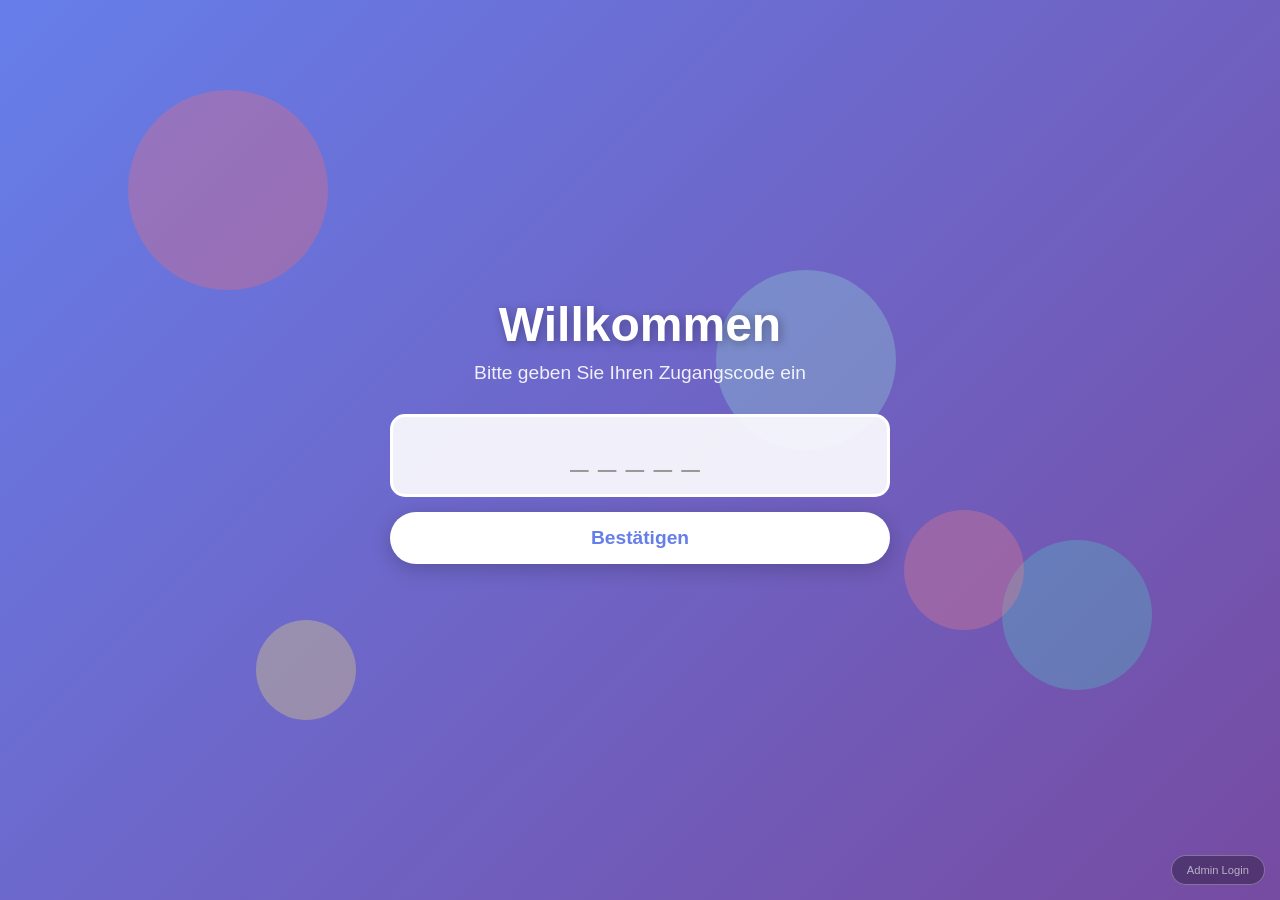
<file: templates/index.html>
<!DOCTYPE html>
<html lang="de">
<head>
    <meta charset="UTF-8">
    <meta name="viewport" content="width=device-width, initial-scale=1.0">
    <title>Willkommen - Kontakt</title>
    <link rel="stylesheet" href="/static/style.css?v=7">
</head>
<body>
    <div class="startup-screen">
        <div class="gradient-bg"></div>
        <div class="floating-shapes">
            <div class="shape shape-1"></div>
            <div class="shape shape-2"></div>
            <div class="shape shape-3"></div>
            <div class="shape shape-4"></div>
            <div class="shape shape-5"></div>
        </div>

        <div class="content">
            <h1 class="title">Willkommen</h1>
            <p class="subtitle">Bitte geben Sie Ihren Zugangscode ein</p>

            <div class="code-form">
                <input type="text" id="codeInput" maxlength="5" placeholder="_____" autocomplete="off">
                <button class="btn-see" onclick="submitCode()">Bestätigen</button>
            </div>
            <p id="message" class="message"></p>
        </div>

        <button class="admin-btn" onclick="openAdminLogin()">Admin Login</button>

        <div id="adminModal" class="modal">
            <div class="modal-content">
                <span class="close" onclick="closeAdminLogin()">&times;</span>
                <h2>Admin Anmeldung</h2>
                <input type="password" id="adminPassword" placeholder="Passwort eingeben">
                <button onclick="adminLogin()">Anmelden</button>
                <a href="#" onclick="forgotPassword(); return false;" class="forgot-link">Passwort vergessen?</a>
                <p id="adminMessage"></p>
            </div>
        </div>

        <div id="forgotModal" class="modal">
            <div class="modal-content">
                <span class="close" onclick="closeForgotPassword()">&times;</span>
                <h2 id="forgotTitle">Passwort zur&#252;cksetzen</h2>
                <p id="forgotText" style="color:#666;font-size:0.95rem;margin-bottom:20px;">Eine E-Mail mit einem R&#252;cksetzungslink wird an den Administrator gesendet.</p>
                <button id="forgotBtn" onclick="sendResetEmail()">E-Mail senden</button>
                <p id="forgotMessage"></p>
            </div>
        </div>
    </div>

    <script src="/static/script.js?v=7"></script>
</body>
</html>
</file>
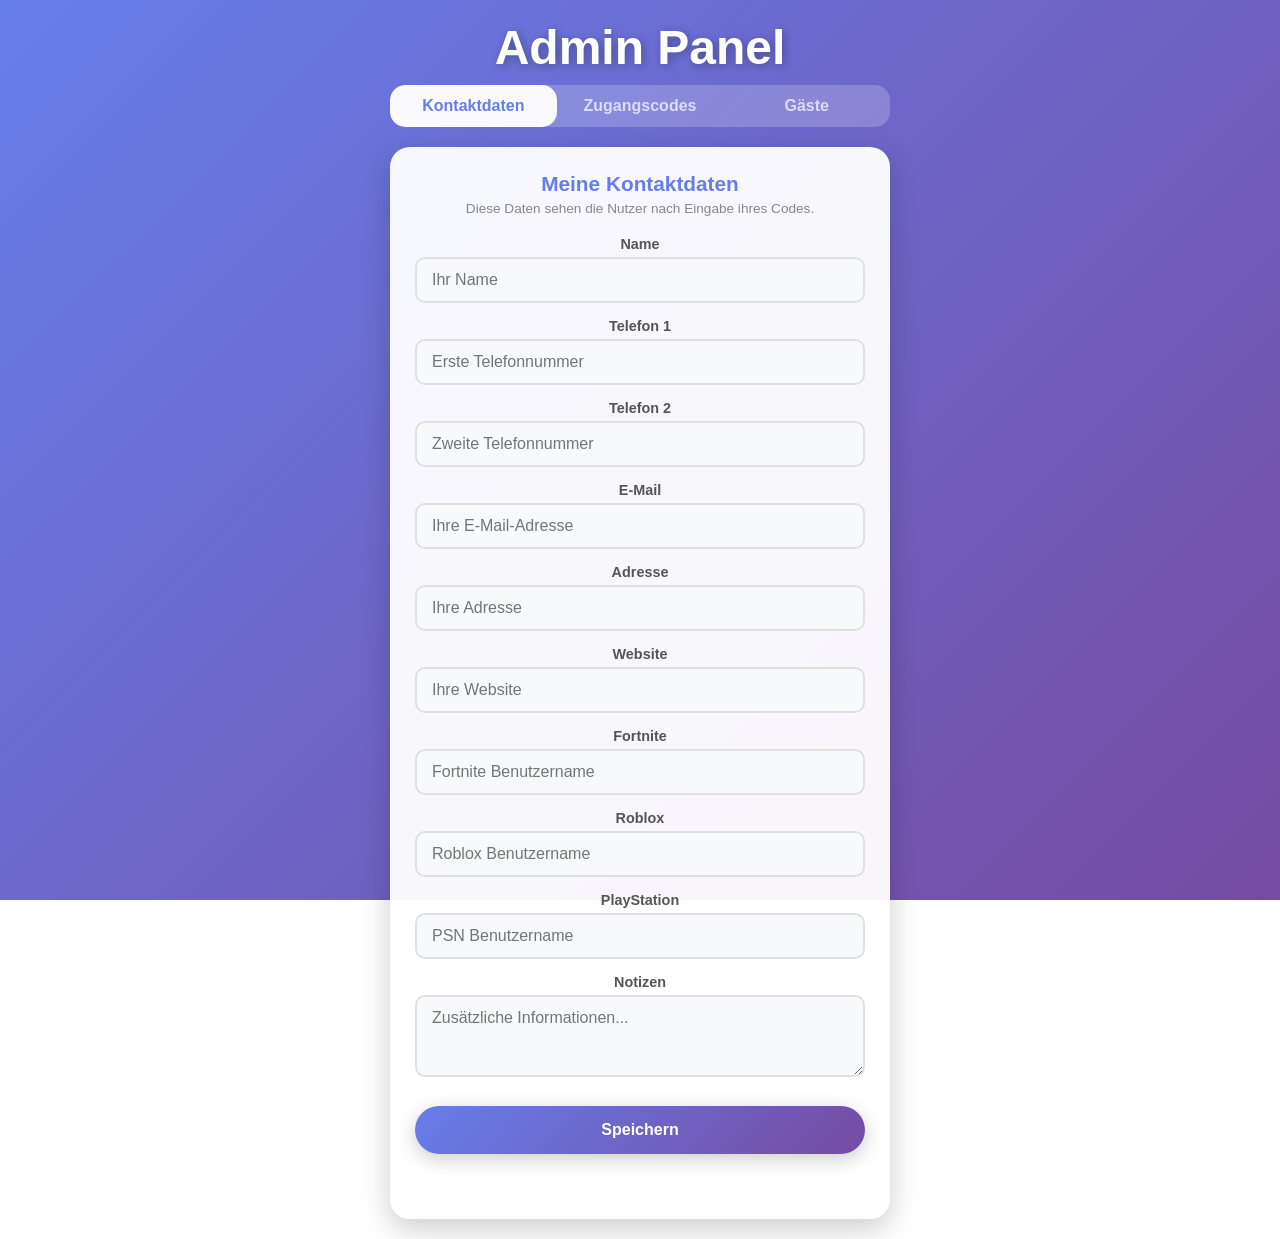
<file: templates/admin.html>
<!DOCTYPE html>
<html lang="de">
<head>
    <meta charset="UTF-8">
    <meta name="viewport" content="width=device-width, initial-scale=1.0">
    <title>Admin Panel</title>
    <link rel="stylesheet" href="/static/style.css?v=7">
</head>
<body>
    <div class="admin-screen">
        <div class="gradient-bg"></div>

        <div class="content">
            <h1 class="title">Admin Panel</h1>

            <div class="admin-tabs">
                <button class="tab-btn active" onclick="switchTab('contacts')">Kontaktdaten</button>
                <button class="tab-btn" onclick="switchTab('codes')">Zugangscodes</button>
                <button class="tab-btn" onclick="switchTab('guests')">Gäste</button>
            </div>

            <div id="contactsTab" class="tab-content active">
                <div class="contacts-section">
                    <h2>Meine Kontaktdaten</h2>
                    <p class="hint">Diese Daten sehen die Nutzer nach Eingabe ihres Codes.</p>
                    <form id="contactForm" onsubmit="saveContacts(event)">
                        <div class="form-group">
                            <label for="name">Name</label>
                            <input type="text" id="name" placeholder="Ihr Name" autocomplete="off">
                        </div>
                        <div class="form-group">
                            <label for="phone">Telefon 1</label>
                            <input type="tel" id="phone" placeholder="Erste Telefonnummer" autocomplete="off">
                        </div>
                        <div class="form-group">
                            <label for="phone2">Telefon 2</label>
                            <input type="tel" id="phone2" placeholder="Zweite Telefonnummer" autocomplete="off">
                        </div>
                        <div class="form-group">
                            <label for="email">E-Mail</label>
                            <input type="email" id="email" placeholder="Ihre E-Mail-Adresse" autocomplete="off">
                        </div>
                        <div class="form-group">
                            <label for="address">Adresse</label>
                            <input type="text" id="address" placeholder="Ihre Adresse" autocomplete="off">
                        </div>
                        <div class="form-group">
                            <label for="website">Website</label>
                            <input type="text" id="website" placeholder="Ihre Website" autocomplete="off">
                        </div>
                        <div class="form-group">
                            <label for="fortnite">Fortnite</label>
                            <input type="text" id="fortnite" placeholder="Fortnite Benutzername" autocomplete="off">
                        </div>
                        <div class="form-group">
                            <label for="roblox">Roblox</label>
                            <input type="text" id="roblox" placeholder="Roblox Benutzername" autocomplete="off">
                        </div>
                        <div class="form-group">
                            <label for="psn">PlayStation</label>
                            <input type="text" id="psn" placeholder="PSN Benutzername" autocomplete="off">
                        </div>
                        <div class="form-group">
                            <label for="notes">Notizen</label>
                            <textarea id="notes" placeholder="Zusätzliche Informationen..." rows="3"></textarea>
                        </div>
                        <button type="submit" class="btn-admin btn-save">Speichern</button>
                    </form>
                    <p id="contactMessage" class="message"></p>
                </div>
            </div>

            <div id="codesTab" class="tab-content">
                <div class="admin-actions">
                    <div class="generate-code-group">
                        <select id="codeLevel">
                            <option value="full">Vollzugriff</option>
                            <option value="standard">Standard</option>
                            <option value="basic">Basis</option>
                        </select>
                        <button class="btn-admin" onclick="generateCode()">Neuen Code erstellen</button>
                    </div>
                    <button class="btn-admin btn-logout" onclick="logout()">Abmelden</button>
                </div>

                <div class="codes-section">
                    <h2>Aktive Codes</h2>
                    <div id="codesList" class="codes-list"></div>
                </div>
            </div>

            <div id="guestsTab" class="tab-content">
                <div class="contacts-section">
                    <h2>Gäste</h2>
                    <p class="hint">Personen, die ihre Kontaktdaten hinterlassen haben.</p>
                    <div id="guestsList"></div>
                </div>
            </div>
        </div>
    </div>

    <script src="/static/script.js?v=7"></script>
</body>
</html>
</file>
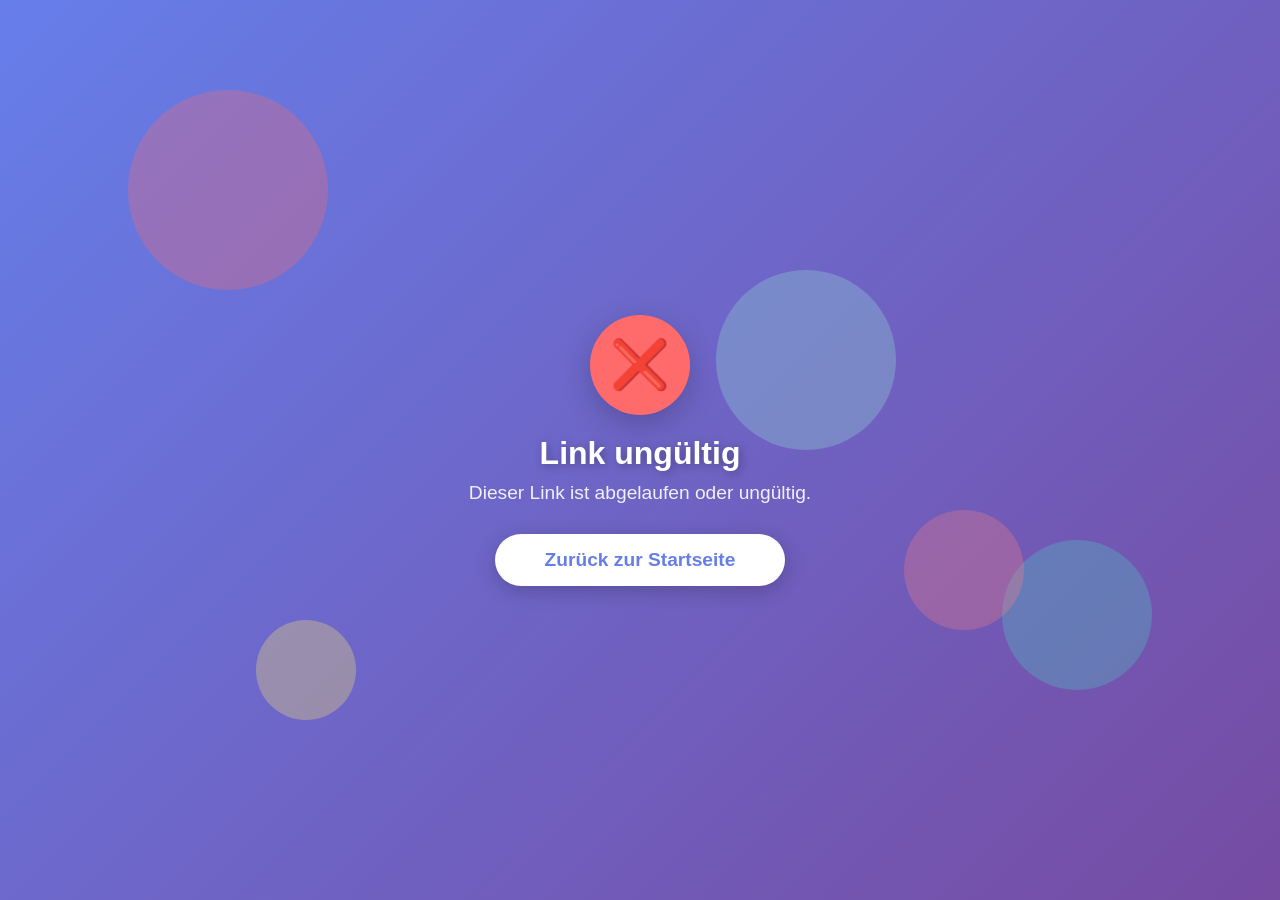
<file: templates/reset_password.html>
<!DOCTYPE html>
<html lang="de">
<head>
    <meta charset="UTF-8">
    <meta name="viewport" content="width=device-width, initial-scale=1.0">
    <title>Passwort Zurücksetzen</title>
    <link rel="stylesheet" href="/static/style.css?v=3">
</head>
<body>
    <div class="startup-screen">
        <div class="gradient-bg"></div>
        <div class="floating-shapes">
            <div class="shape shape-1"></div>
            <div class="shape shape-2"></div>
            <div class="shape shape-3"></div>
            <div class="shape shape-4"></div>
            <div class="shape shape-5"></div>
        </div>

        <div class="content">
            <div id="resetForm" class="reset-form">
                <div class="success-icon" style="background:linear-gradient(135deg,#667eea,#764ba2);color:white;">&#128274;</div>
                <h1 class="title" style="font-size:2rem;">Neues Passwort</h1>
                <p class="subtitle">Geben Sie Ihr neues Passwort ein.</p>
                <input type="password" id="newPassword" placeholder="Neues Passwort" style="padding:15px;font-size:1rem;text-align:center;border:2px solid #ddd;border-radius:10px;width:100%;margin-bottom:10px;">
                <input type="password" id="confirmPassword" placeholder="Passwort bestätigen" style="padding:15px;font-size:1rem;text-align:center;border:2px solid #ddd;border-radius:10px;width:100%;margin-bottom:20px;">
                <button class="btn-see" style="width:100%;" onclick="resetPassword()">Passwort ändern</button>
                <p id="resetMessage" class="message"></p>
            </div>
            <div id="resetInvalid" class="reset-form" style="display:none;">
                <div class="success-icon" style="background:#ff6b6b;color:white;">&#10060;</div>
                <h1 class="title" style="font-size:2rem;">Link ungültig</h1>
                <p class="subtitle">Dieser Link ist abgelaufen oder ungültig.</p>
                <button class="btn-see" onclick="window.location.href='/'">Zurück zur Startseite</button>
            </div>
            <div id="resetSuccess" class="reset-form" style="display:none;">
                <div class="success-icon">&#10003;</div>
                <h1 class="title" style="font-size:2rem;">Erfolgreich!</h1>
                <p class="subtitle">Ihr Passwort wurde geändert.</p>
                <button class="btn-see" onclick="window.location.href='/'">Zurück zur Startseite</button>
            </div>
        </div>
    </div>

    <script>
        const urlParams = new URLSearchParams(window.location.search);
        const token = urlParams.get('token');

        if (!token) {
            document.getElementById('resetForm').style.display = 'none';
            document.getElementById('resetInvalid').style.display = 'block';
        } else {
            fetch('/api/verify-reset-token', {
                method: 'POST',
                headers: { 'Content-Type': 'application/json' },
                body: JSON.stringify({ token })
            })
            .then(r => r.json())
            .then(data => {
                if (!data.success) {
                    document.getElementById('resetForm').style.display = 'none';
                    document.getElementById('resetInvalid').style.display = 'block';
                }
            });
        }

        function resetPassword() {
            const pw = document.getElementById('newPassword').value;
            const confirm = document.getElementById('confirmPassword').value;
            const msg = document.getElementById('resetMessage');

            if (!pw || !confirm) {
                msg.textContent = 'Bitte füllen Sie alle Felder aus.';
                msg.className = 'message error';
                return;
            }
            if (pw !== confirm) {
                msg.textContent = 'Passwörter stimmen nicht überein.';
                msg.className = 'message error';
                return;
            }
            if (pw.length < 4) {
                msg.textContent = 'Passwort muss mindestens 4 Zeichen lang sein.';
                msg.className = 'message error';
                return;
            }

            fetch('/api/admin/reset-password', {
                method: 'POST',
                headers: { 'Content-Type': 'application/json' },
                body: JSON.stringify({ token, password: pw })
            })
            .then(r => r.json())
            .then(data => {
                if (data.success) {
                    document.getElementById('resetForm').style.display = 'none';
                    document.getElementById('resetSuccess').style.display = 'block';
                } else {
                    msg.textContent = data.message;
                    msg.className = 'message error';
                }
            });
        }

        document.getElementById('newPassword')?.addEventListener('keypress', function(e) { if (e.key === 'Enter') resetPassword(); });
        document.getElementById('confirmPassword')?.addEventListener('keypress', function(e) { if (e.key === 'Enter') resetPassword(); });
    </script>
</body>
</html>
</file>
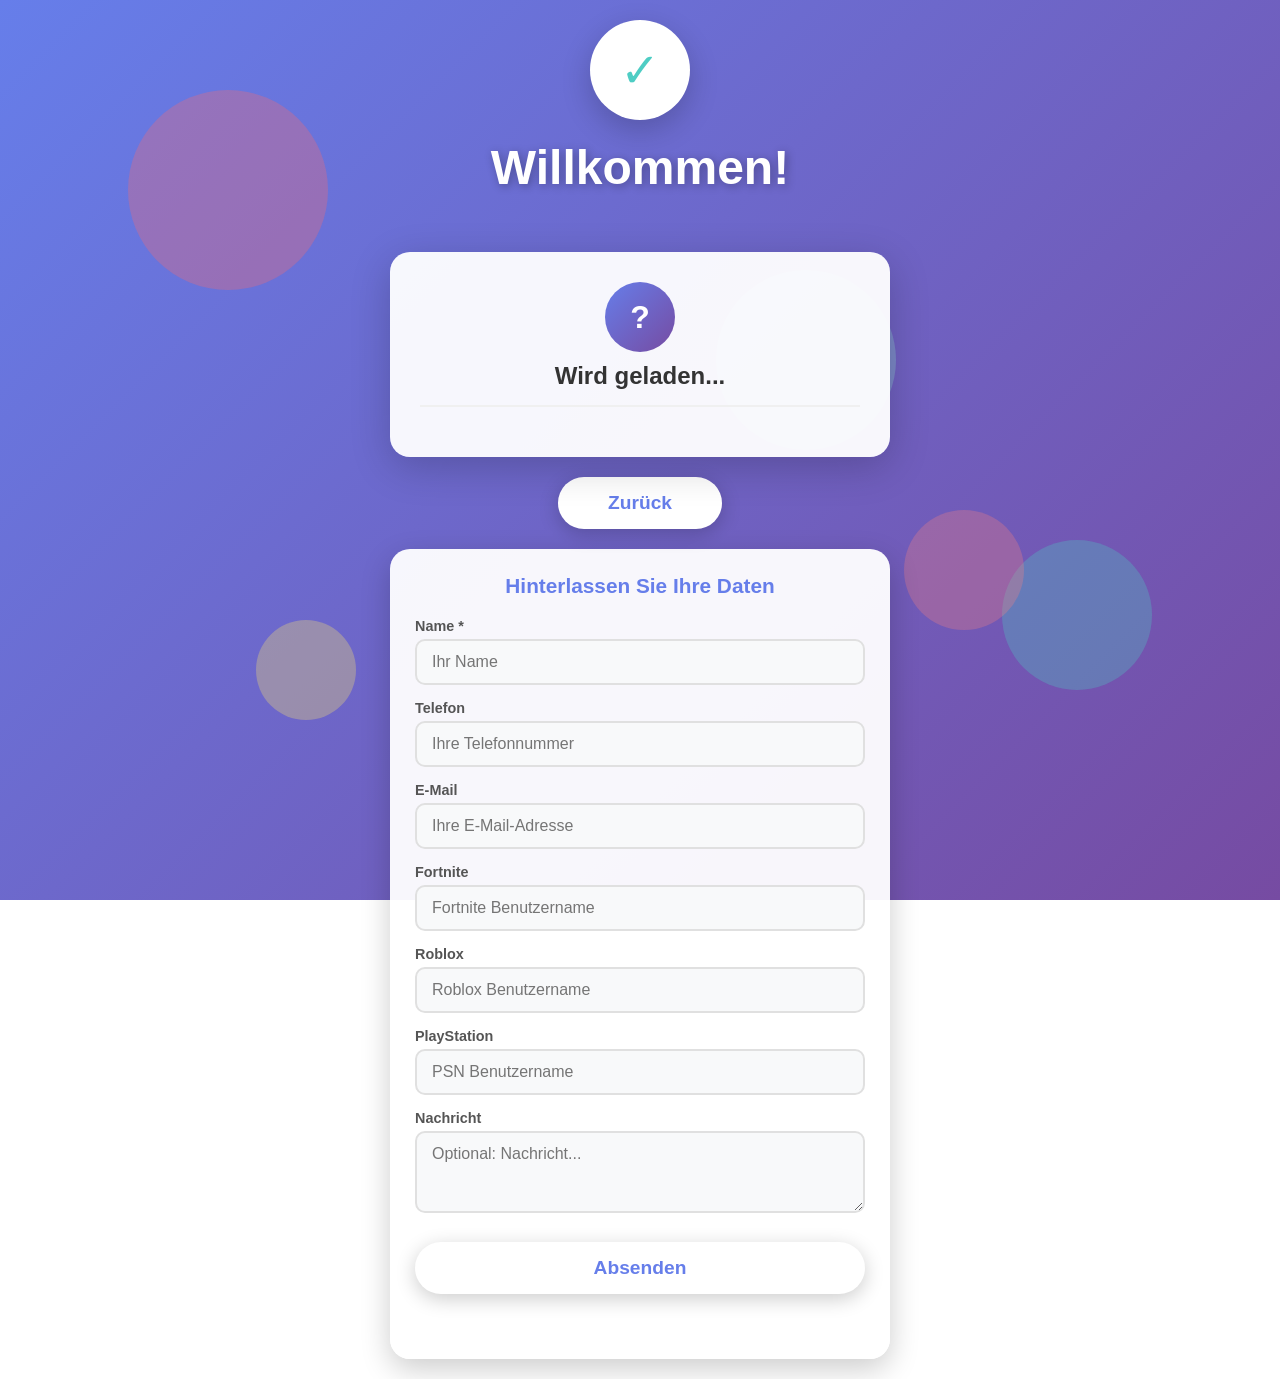
<file: templates/welcome.html>
<!DOCTYPE html>
<html lang="de">
<head>
    <meta charset="UTF-8">
    <meta name="viewport" content="width=device-width, initial-scale=1.0">
    <title>Kontaktdaten</title>
    <link rel="stylesheet" href="/static/style.css?v=7">
</head>
<body>
    <div class="welcome-screen">
        <div class="gradient-bg"></div>
        <div class="floating-shapes">
            <div class="shape shape-1"></div>
            <div class="shape shape-2"></div>
            <div class="shape shape-3"></div>
            <div class="shape shape-4"></div>
            <div class="shape shape-5"></div>
        </div>

        <div class="content">
            <div class="success-icon">✓</div>
            <h1 class="title">Willkommen!</h1>
            <p class="level-badge" id="levelBadge"></p>

            <div class="contact-card" id="contactCard">
                <div class="contact-card-header">
                    <div class="contact-avatar" id="contactAvatar">?</div>
                    <h2 id="contactName">Wird geladen...</h2>
                </div>
                <div class="contact-details">
                    <div class="contact-row" id="phoneRow" style="display:none;">
                        <span class="contact-icon">📞</span>
                        <a id="contactPhone" href=""></a>
                    </div>
                    <div class="contact-row" id="phone2Row" style="display:none;">
                        <span class="contact-icon">📱</span>
                        <a id="contactPhone2" href=""></a>
                    </div>
                    <div class="contact-row" id="emailRow" style="display:none;">
                        <span class="contact-icon">✉️</span>
                        <a id="contactEmail" href=""></a>
                    </div>
                    <div class="contact-row" id="addressRow" style="display:none;">
                        <span class="contact-icon">📍</span>
                        <span id="contactAddress"></span>
                    </div>
                    <div class="contact-row" id="websiteRow" style="display:none;">
                        <span class="contact-icon">🌐</span>
                        <a id="contactWebsite" href="" target="_blank"></a>
                    </div>
                    <div class="contact-row" id="fortniteRow" style="display:none;">
                        <span class="contact-icon">🎮</span>
                        <a id="contactFortnite" href="" target="_blank"></a>
                    </div>
                    <div class="contact-row" id="robloxRow" style="display:none;">
                        <span class="contact-icon">🧱</span>
                        <a id="contactRoblox" href="" target="_blank"></a>
                    </div>
                    <div class="contact-row" id="psnRow" style="display:none;">
                        <span class="contact-icon">🎯</span>
                        <a id="contactPsn" href="" target="_blank"></a>
                    </div>
                    <div class="contact-row" id="notesRow" style="display:none;">
                        <span class="contact-icon">📝</span>
                        <span id="contactNotes"></span>
                    </div>
                </div>
            </div>

            <button class="btn-see" onclick="goBack()">Zurück</button>

            <div class="guest-form-section" id="guestFormSection">
                <h3 class="guest-form-title">Hinterlassen Sie Ihre Daten</h3>
                <form id="guestForm" onsubmit="submitGuest(event)">
                    <div class="form-group">
                        <label for="guestName">Name *</label>
                        <input type="text" id="guestName" placeholder="Ihr Name" required autocomplete="off">
                    </div>
                    <div class="form-group">
                        <label for="guestPhone">Telefon</label>
                        <input type="tel" id="guestPhone" placeholder="Ihre Telefonnummer" autocomplete="off">
                    </div>
                    <div class="form-group">
                        <label for="guestEmail">E-Mail</label>
                        <input type="email" id="guestEmail" placeholder="Ihre E-Mail-Adresse" autocomplete="off">
                    </div>
                    <div class="form-group">
                        <label for="guestFortnite">Fortnite</label>
                        <input type="text" id="guestFortnite" placeholder="Fortnite Benutzername" autocomplete="off">
                    </div>
                    <div class="form-group">
                        <label for="guestRoblox">Roblox</label>
                        <input type="text" id="guestRoblox" placeholder="Roblox Benutzername" autocomplete="off">
                    </div>
                    <div class="form-group">
                        <label for="guestPsn">PlayStation</label>
                        <input type="text" id="guestPsn" placeholder="PSN Benutzername" autocomplete="off">
                    </div>
                    <div class="form-group">
                        <label for="guestNotes">Nachricht</label>
                        <textarea id="guestNotes" placeholder="Optional: Nachricht..." rows="3"></textarea>
                    </div>
                    <button type="submit" class="btn-see">Absenden</button>
                </form>
                <p id="guestMessage" class="message"></p>
            </div>
        </div>
    </div>

    <script src="/static/script.js?v=7"></script>
</body>
</html>
</file>
<file: static/style.css>
* {
    margin: 0;
    padding: 0;
    box-sizing: border-box;
}

body {
    font-family: 'Segoe UI', Tahoma, Geneva, Verdana, sans-serif;
    min-height: 100vh;
    overflow-x: hidden;
}

.startup-screen,
.welcome-screen,
.admin-screen {
    min-height: 100vh;
    display: flex;
    flex-direction: column;
    align-items: center;
    justify-content: center;
    position: relative;
    padding: 20px;
}

.gradient-bg {
    position: fixed;
    top: 0;
    left: 0;
    width: 100%;
    height: 100%;
    background: linear-gradient(135deg, #667eea 0%, #764ba2 25%, #f093fb 50%, #f5576c 75%, #4facfe 100%);
    background-size: 400% 400%;
    animation: gradientShift 15s ease infinite;
    z-index: -2;
}

@keyframes gradientShift {
    0% { background-position: 0% 50%; }
    50% { background-position: 100% 50%; }
    100% { background-position: 0% 50%; }
}

.floating-shapes {
    position: fixed;
    top: 0;
    left: 0;
    width: 100%;
    height: 100%;
    z-index: -1;
    overflow: hidden;
}

.shape {
    position: absolute;
    border-radius: 50%;
    opacity: 0.3;
    animation: float 20s infinite ease-in-out;
}

.shape-1 {
    width: 200px;
    height: 200px;
    background: #ff6b6b;
    top: 10%;
    left: 10%;
    animation-delay: 0s;
}

.shape-2 {
    width: 150px;
    height: 150px;
    background: #4ecdc4;
    top: 60%;
    right: 10%;
    animation-delay: -5s;
}

.shape-3 {
    width: 100px;
    height: 100px;
    background: #ffe66d;
    bottom: 20%;
    left: 20%;
    animation-delay: -10s;
}

.shape-4 {
    width: 180px;
    height: 180px;
    background: #95e1d3;
    top: 30%;
    right: 30%;
    animation-delay: -15s;
}

.shape-5 {
    width: 120px;
    height: 120px;
    background: #f38181;
    bottom: 30%;
    right: 20%;
    animation-delay: -7s;
}

@keyframes float {
    0%, 100% { transform: translate(0, 0) rotate(0deg); }
    25% { transform: translate(30px, -30px) rotate(90deg); }
    50% { transform: translate(0, -50px) rotate(180deg); }
    75% { transform: translate(-30px, -30px) rotate(270deg); }
}

.content {
    text-align: center;
    z-index: 1;
    max-width: 500px;
    width: 100%;
}

.title {
    font-size: 3rem;
    color: white;
    text-shadow: 2px 2px 10px rgba(0, 0, 0, 0.3);
    margin-bottom: 10px;
    animation: slideDown 1s ease;
}

.subtitle {
    font-size: 1.2rem;
    color: rgba(255, 255, 255, 0.9);
    margin-bottom: 30px;
    animation: slideDown 1s ease 0.2s both;
}

@keyframes slideDown {
    from {
        opacity: 0;
        transform: translateY(-30px);
    }
    to {
        opacity: 1;
        transform: translateY(0);
    }
}

.code-form {
    display: flex;
    flex-direction: column;
    gap: 15px;
    animation: slideDown 1s ease 0.4s both;
}

#codeInput {
    padding: 20px;
    font-size: 2rem;
    text-align: center;
    border: 3px solid white;
    border-radius: 15px;
    background: rgba(255, 255, 255, 0.9);
    color: #333;
    letter-spacing: 10px;
    outline: none;
    transition: all 0.3s ease;
}

#codeInput:focus {
    background: white;
    transform: scale(1.05);
    box-shadow: 0 10px 30px rgba(0, 0, 0, 0.2);
}

#codeInput::placeholder {
    color: #999;
    letter-spacing: 10px;
}

.btn-see {
    padding: 15px 50px;
    font-size: 1.2rem;
    background: white;
    color: #667eea;
    border: none;
    border-radius: 50px;
    cursor: pointer;
    font-weight: bold;
    transition: all 0.3s ease;
    box-shadow: 0 5px 20px rgba(0, 0, 0, 0.2);
}

.btn-see:hover {
    transform: translateY(-3px);
    box-shadow: 0 10px 30px rgba(0, 0, 0, 0.3);
}

.btn-see:active {
    transform: translateY(0);
}

.message {
    margin-top: 20px;
    padding: 10px 20px;
    border-radius: 10px;
    font-size: 1rem;
    animation: fadeIn 0.3s ease;
}

.message.error {
    background: rgba(255, 107, 107, 0.9);
    color: white;
}

.message.success {
    background: rgba(78, 205, 196, 0.9);
    color: white;
}

@keyframes fadeIn {
    from { opacity: 0; transform: translateY(-10px); }
    to { opacity: 1; transform: translateY(0); }
}

.admin-btn {
    position: fixed;
    bottom: 15px;
    right: 15px;
    padding: 8px 15px;
    font-size: 0.7rem;
    background: rgba(0, 0, 0, 0.3);
    color: rgba(255, 255, 255, 0.6);
    border: 1px solid rgba(255, 255, 255, 0.3);
    border-radius: 20px;
    cursor: pointer;
    transition: all 0.3s ease;
    z-index: 100;
}

.admin-btn:hover {
    background: rgba(0, 0, 0, 0.5);
    color: white;
}

.modal {
    display: none;
    position: fixed;
    top: 0;
    left: 0;
    width: 100%;
    height: 100%;
    background: rgba(0, 0, 0, 0.7);
    z-index: 1000;
    justify-content: center;
    align-items: center;
    animation: fadeIn 0.3s ease;
}

.modal.show {
    display: flex;
}

.modal-content {
    background: white;
    padding: 40px;
    border-radius: 20px;
    text-align: center;
    max-width: 400px;
    width: 90%;
    animation: slideDown 0.3s ease;
    position: relative;
}

.modal-content h2 {
    color: #667eea;
    margin-bottom: 20px;
}

.modal-content input {
    width: 100%;
    padding: 15px;
    margin-bottom: 15px;
    border: 2px solid #ddd;
    border-radius: 10px;
    font-size: 1rem;
    text-align: center;
}

.modal-content input:focus {
    border-color: #667eea;
    outline: none;
}

.modal-content button {
    width: 100%;
    padding: 15px;
    background: #667eea;
    color: white;
    border: none;
    border-radius: 10px;
    font-size: 1rem;
    cursor: pointer;
    transition: background 0.3s ease;
}

.modal-content button:hover {
    background: #764ba2;
}

.modal-content #adminMessage {
    margin-top: 15px;
    font-size: 0.9rem;
}

.close {
    position: absolute;
    top: 10px;
    right: 15px;
    font-size: 1.5rem;
    color: #999;
    cursor: pointer;
    transition: color 0.3s ease;
    z-index: 10;
}

.close:hover {
    color: #333;
}

.success-icon {
    width: 100px;
    height: 100px;
    background: white;
    border-radius: 50%;
    display: flex;
    align-items: center;
    justify-content: center;
    font-size: 3rem;
    color: #4ecdc4;
    margin: 0 auto 20px;
    animation: bounce 1s ease;
    box-shadow: 0 10px 30px rgba(0, 0, 0, 0.2);
}

@keyframes bounce {
    0%, 100% { transform: scale(1); }
    50% { transform: scale(1.2); }
}

.welcome-text {
    color: rgba(255, 255, 255, 0.8);
    font-size: 1.1rem;
    margin-bottom: 30px;
}

.admin-actions {
    display: flex;
    gap: 15px;
    justify-content: center;
    flex-wrap: wrap;
    margin-bottom: 30px;
}

.btn-admin {
    padding: 15px 30px;
    font-size: 1rem;
    background: white;
    color: #667eea;
    border: none;
    border-radius: 50px;
    cursor: pointer;
    font-weight: bold;
    transition: all 0.3s ease;
    box-shadow: 0 5px 20px rgba(0, 0, 0, 0.2);
}

.btn-admin:hover {
    transform: translateY(-3px);
    box-shadow: 0 10px 30px rgba(0, 0, 0, 0.3);
}

.btn-logout {
    background: rgba(255, 255, 255, 0.2);
    color: white;
}

.btn-logout:hover {
    background: rgba(255, 255, 255, 0.3);
}

.codes-section {
    background: rgba(255, 255, 255, 0.95);
    border-radius: 20px;
    padding: 25px;
    box-shadow: 0 10px 30px rgba(0, 0, 0, 0.2);
}

.codes-section h2 {
    color: #667eea;
    margin-bottom: 20px;
    font-size: 1.3rem;
}

.codes-list {
    max-height: 300px;
    overflow-y: auto;
}

.generate-code-group {
    display: flex;
    gap: 10px;
    align-items: center;
}

.generate-code-group select {
    padding: 12px 16px;
    border: 2px solid rgba(255,255,255,0.5);
    border-radius: 50px;
    background: rgba(255,255,255,0.2);
    color: white;
    font-size: 1rem;
    cursor: pointer;
    outline: none;
}

.generate-code-group select option {
    color: #333;
    background: white;
}

.code-item {
    display: flex;
    justify-content: space-between;
    align-items: center;
    padding: 12px 15px;
    background: #f8f9fa;
    border-radius: 10px;
    margin-bottom: 10px;
    transition: all 0.3s ease;
}

.code-item:hover {
    background: #e9ecef;
}

.code-value {
    font-size: 1.5rem;
    font-weight: bold;
    color: #333;
    letter-spacing: 5px;
}

.code-date {
    font-size: 0.8rem;
    color: #666;
}

.code-delete {
    padding: 8px 15px;
    background: #ff6b6b;
    color: white;
    border: none;
    border-radius: 8px;
    cursor: pointer;
    font-size: 0.8rem;
    transition: background 0.3s ease;
}

.code-delete:hover {
    background: #ee5a5a;
}

.new-code-display {
    padding: 20px;
    background: linear-gradient(135deg, #667eea, #764ba2);
    border-radius: 15px;
    margin-bottom: 20px;
    animation: pulse 2s infinite;
}

.new-code-display .code-value {
    color: white;
    font-size: 2rem;
}

.new-code-display p {
    color: rgba(255, 255, 255, 0.8);
    font-size: 0.9rem;
}

@keyframes pulse {
    0%, 100% { transform: scale(1); }
    50% { transform: scale(1.02); }
}

@media (max-width: 600px) {
    .title {
        font-size: 2.2rem;
    }

    .subtitle {
        font-size: 1rem;
    }

    #codeInput {
        font-size: 1.5rem;
        padding: 15px;
    }

    .btn-see {
        padding: 12px 40px;
        font-size: 1rem;
    }

    .admin-btn {
        font-size: 0.6rem;
        padding: 6px 10px;
    }

    .modal-content {
        padding: 25px;
    }

    .admin-actions {
        flex-direction: column;
        align-items: center;
    }

    .btn-admin {
        width: 100%;
    }

    .contact-row {
        padding: 10px 12px;
    }
}

.level-badge {
    display: inline-block;
    padding: 4px 16px;
    border-radius: 20px;
    font-size: 0.85rem;
    font-weight: bold;
    margin-bottom: 15px;
    color: white;
}

.contact-card {
    background: rgba(255, 255, 255, 0.95);
    border-radius: 20px;
    padding: 30px;
    margin: 20px 0;
    box-shadow: 0 10px 40px rgba(0, 0, 0, 0.2);
    text-align: left;
    animation: slideDown 0.8s ease 0.3s both;
}

.contact-card-header {
    text-align: center;
    margin-bottom: 20px;
    padding-bottom: 15px;
    border-bottom: 2px solid #f0f0f0;
}

.contact-avatar {
    width: 70px;
    height: 70px;
    background: linear-gradient(135deg, #667eea, #764ba2);
    border-radius: 50%;
    display: flex;
    align-items: center;
    justify-content: center;
    font-size: 2rem;
    color: white;
    margin: 0 auto 10px;
    font-weight: bold;
}

.contact-card-header h2 {
    color: #333;
    font-size: 1.5rem;
    margin: 0;
}

.contact-details {
    display: flex;
    flex-direction: column;
    gap: 5px;
}

.contact-row {
    display: flex;
    align-items: center;
    gap: 12px;
    padding: 12px 15px;
    background: #f8f9fa;
    border-radius: 12px;
    transition: background 0.3s ease;
}

.contact-row:hover {
    background: #e9ecef;
}

.contact-icon {
    font-size: 1.3rem;
    width: 30px;
    text-align: center;
    flex-shrink: 0;
}

.contact-row a,
.contact-row span {
    color: #333;
    font-size: 1rem;
    word-break: break-word;
}

.contact-row a {
    color: #667eea;
    text-decoration: none;
}

.contact-row a:hover {
    text-decoration: underline;
}

.admin-tabs {
    display: flex;
    gap: 0;
    margin-bottom: 20px;
    background: rgba(255, 255, 255, 0.2);
    border-radius: 15px;
    overflow: hidden;
    animation: slideDown 1s ease 0.1s both;
}

.tab-btn {
    flex: 1;
    padding: 12px 20px;
    background: transparent;
    color: rgba(255, 255, 255, 0.7);
    border: none;
    cursor: pointer;
    font-size: 1rem;
    font-weight: bold;
    transition: all 0.3s ease;
}

.tab-btn.active {
    background: rgba(255, 255, 255, 0.95);
    color: #667eea;
    border-radius: 15px;
}

.tab-content {
    display: none;
}

.tab-content.active {
    display: block;
    animation: fadeIn 0.3s ease;
}

.contacts-section {
    background: rgba(255, 255, 255, 0.95);
    border-radius: 20px;
    padding: 25px;
    box-shadow: 0 10px 30px rgba(0, 0, 0, 0.2);
}

.contacts-section h2 {
    color: #667eea;
    margin-bottom: 5px;
    font-size: 1.3rem;
}

.hint {
    color: #888;
    font-size: 0.85rem;
    margin-bottom: 20px;
}

.form-group {
    margin-bottom: 15px;
}

.form-group label {
    display: block;
    color: #555;
    font-size: 0.9rem;
    font-weight: bold;
    margin-bottom: 5px;
}

.form-group input,
.form-group textarea {
    width: 100%;
    padding: 12px 15px;
    border: 2px solid #e0e0e0;
    border-radius: 10px;
    font-size: 1rem;
    transition: border-color 0.3s ease;
    background: #f8f9fa;
}

.form-group input:focus,
.form-group textarea:focus {
    border-color: #667eea;
    outline: none;
    background: white;
}

.form-group textarea {
    resize: vertical;
    font-family: inherit;
}

.btn-save {
    width: 100%;
    margin-top: 10px;
    background: linear-gradient(135deg, #667eea, #764ba2);
    color: white;
}

.btn-save:hover {
    background: linear-gradient(135deg, #764ba2, #667eea);
}

.forgot-link {
    display: block;
    margin-top: 15px;
    color: #667eea;
    text-decoration: none;
    font-size: 0.9rem;
    transition: color 0.3s ease;
}

.forgot-link:hover {
    color: #764ba2;
    text-decoration: underline;
}

.reset-form {
    text-align: center;
}

.reset-form input {
    box-sizing: border-box;
}

.guest-form-section {
    background: rgba(255, 255, 255, 0.95);
    border-radius: 20px;
    padding: 25px;
    margin-top: 20px;
    box-shadow: 0 10px 30px rgba(0, 0, 0, 0.2);
    text-align: left;
}

.guest-form-title {
    color: #667eea;
    text-align: center;
    font-size: 1.3rem;
    margin-bottom: 20px;
}

.guest-form-section .form-group {
    margin-bottom: 15px;
}

.guest-form-section .form-group label {
    display: block;
    color: #555;
    font-size: 0.9rem;
    font-weight: bold;
    margin-bottom: 5px;
}

.guest-form-section .form-group input,
.guest-form-section .form-group textarea {
    width: 100%;
    padding: 12px 15px;
    border: 2px solid #e0e0e0;
    border-radius: 10px;
    font-size: 1rem;
    transition: border-color 0.3s ease;
    background: #f8f9fa;
    box-sizing: border-box;
}

.guest-form-section .form-group input:focus,
.guest-form-section .form-group textarea:focus {
    border-color: #667eea;
    outline: none;
    background: white;
}

.guest-form-section .form-group textarea {
    resize: vertical;
    font-family: inherit;
}

.guest-form-section .btn-see {
    width: 100%;
    margin-top: 10px;
}

.guest-list-item {
    display: flex;
    justify-content: space-between;
    align-items: flex-start;
    padding: 15px;
    background: #f8f9fa;
    border-radius: 10px;
    margin-bottom: 10px;
    transition: background 0.3s ease;
}

.guest-list-item:hover {
    background: #e9ecef;
}

.guest-info {
    flex: 1;
}

.guest-info .guest-name {
    font-weight: bold;
    color: #333;
    font-size: 1rem;
    margin-bottom: 4px;
}

.guest-info .guest-detail {
    font-size: 0.85rem;
    color: #666;
    margin-bottom: 2px;
}

.guest-info .guest-date {
    font-size: 0.75rem;
    color: #999;
    margin-top: 4px;
}

.guest-delete {
    padding: 6px 12px;
    background: #ff6b6b;
    color: white;
    border: none;
    border-radius: 8px;
    cursor: pointer;
    font-size: 0.75rem;
    transition: background 0.3s ease;
    flex-shrink: 0;
    margin-left: 10px;
}

.guest-delete:hover {
    background: #ee5a5a;
}
</file>
